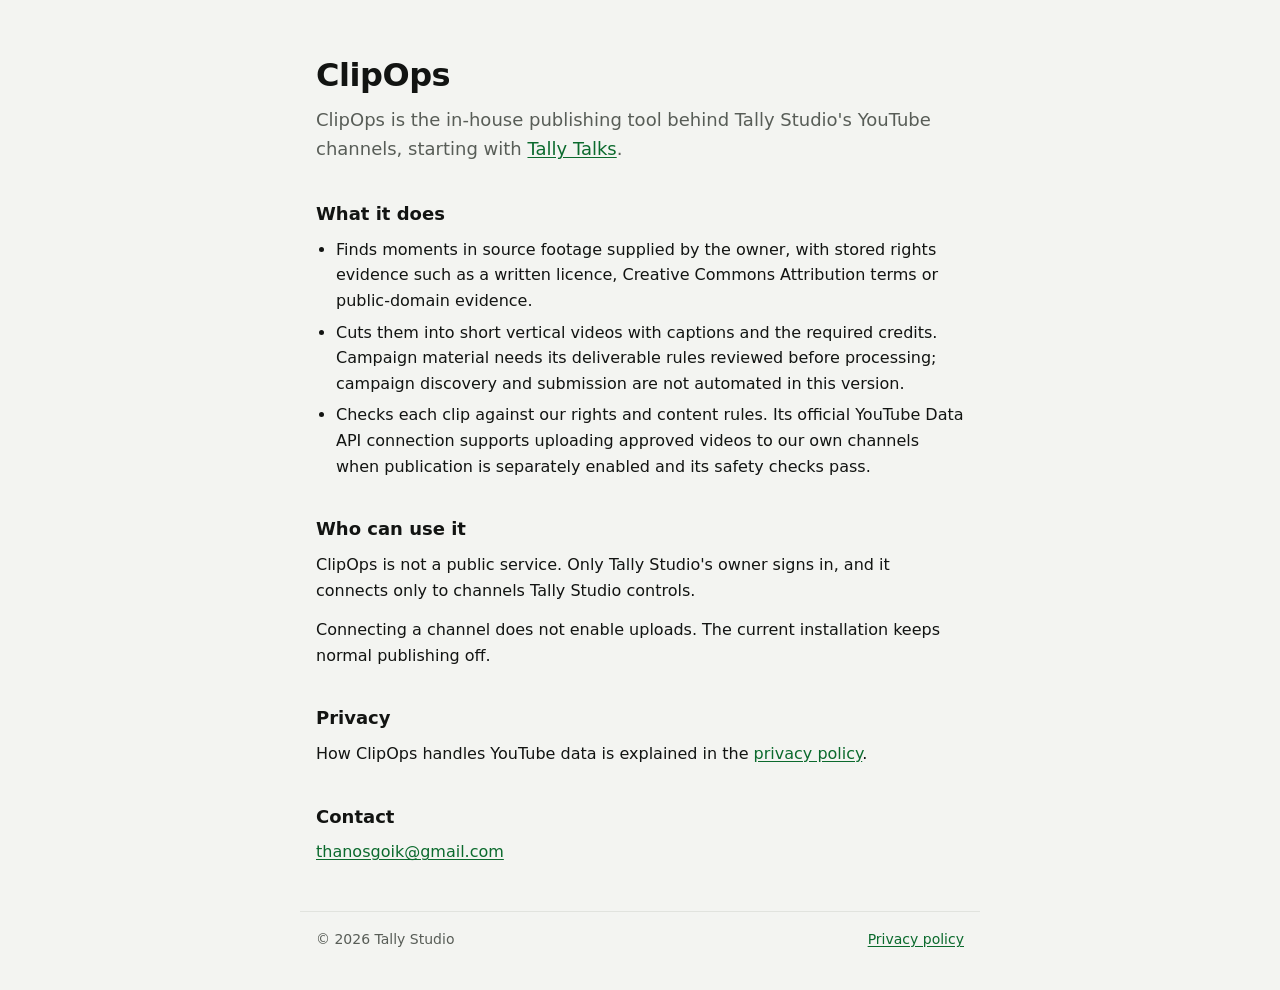
<file: index.html>
<!doctype html>
<html lang="en">
<head>
<meta charset="utf-8">
<meta name="viewport" content="width=device-width, initial-scale=1">
<title>ClipOps · Tally Studio</title>
<meta name="description" content="ClipOps is the private publishing tool behind Tally Studio's YouTube channels.">
<link rel="stylesheet" href="site.css">
</head>
<body>
<main>
  <h1>ClipOps</h1>
  <p class="lede">ClipOps is the in-house publishing tool behind Tally Studio's YouTube channels, starting with <a href="https://www.youtube.com/@tallytalksclips">Tally Talks</a>.</p>

  <h2>What it does</h2>
  <ul>
    <li>Finds moments in source footage supplied by the owner, with stored rights evidence such as a written licence, Creative Commons Attribution terms or public-domain evidence.</li>
    <li>Cuts them into short vertical videos with captions and the required credits. Campaign material needs its deliverable rules reviewed before processing; campaign discovery and submission are not automated in this version.</li>
    <li>Checks each clip against our rights and content rules. Its official YouTube Data API connection supports uploading approved videos to our own channels when publication is separately enabled and its safety checks pass.</li>
  </ul>

  <h2>Who can use it</h2>
  <p>ClipOps is not a public service. Only Tally Studio's owner signs in, and it connects only to channels Tally Studio controls.</p>
  <p>Connecting a channel does not enable uploads. The current installation keeps normal publishing off.</p>

  <h2>Privacy</h2>
  <p>How ClipOps handles YouTube data is explained in the <a href="privacy.html">privacy policy</a>.</p>

  <h2>Contact</h2>
  <p><a href="mailto:thanosgoik@gmail.com">thanosgoik@gmail.com</a></p>
</main>
<footer>
  <span>© 2026 Tally Studio</span>
  <a href="privacy.html">Privacy policy</a>
</footer>
</body>
</html>
</file>
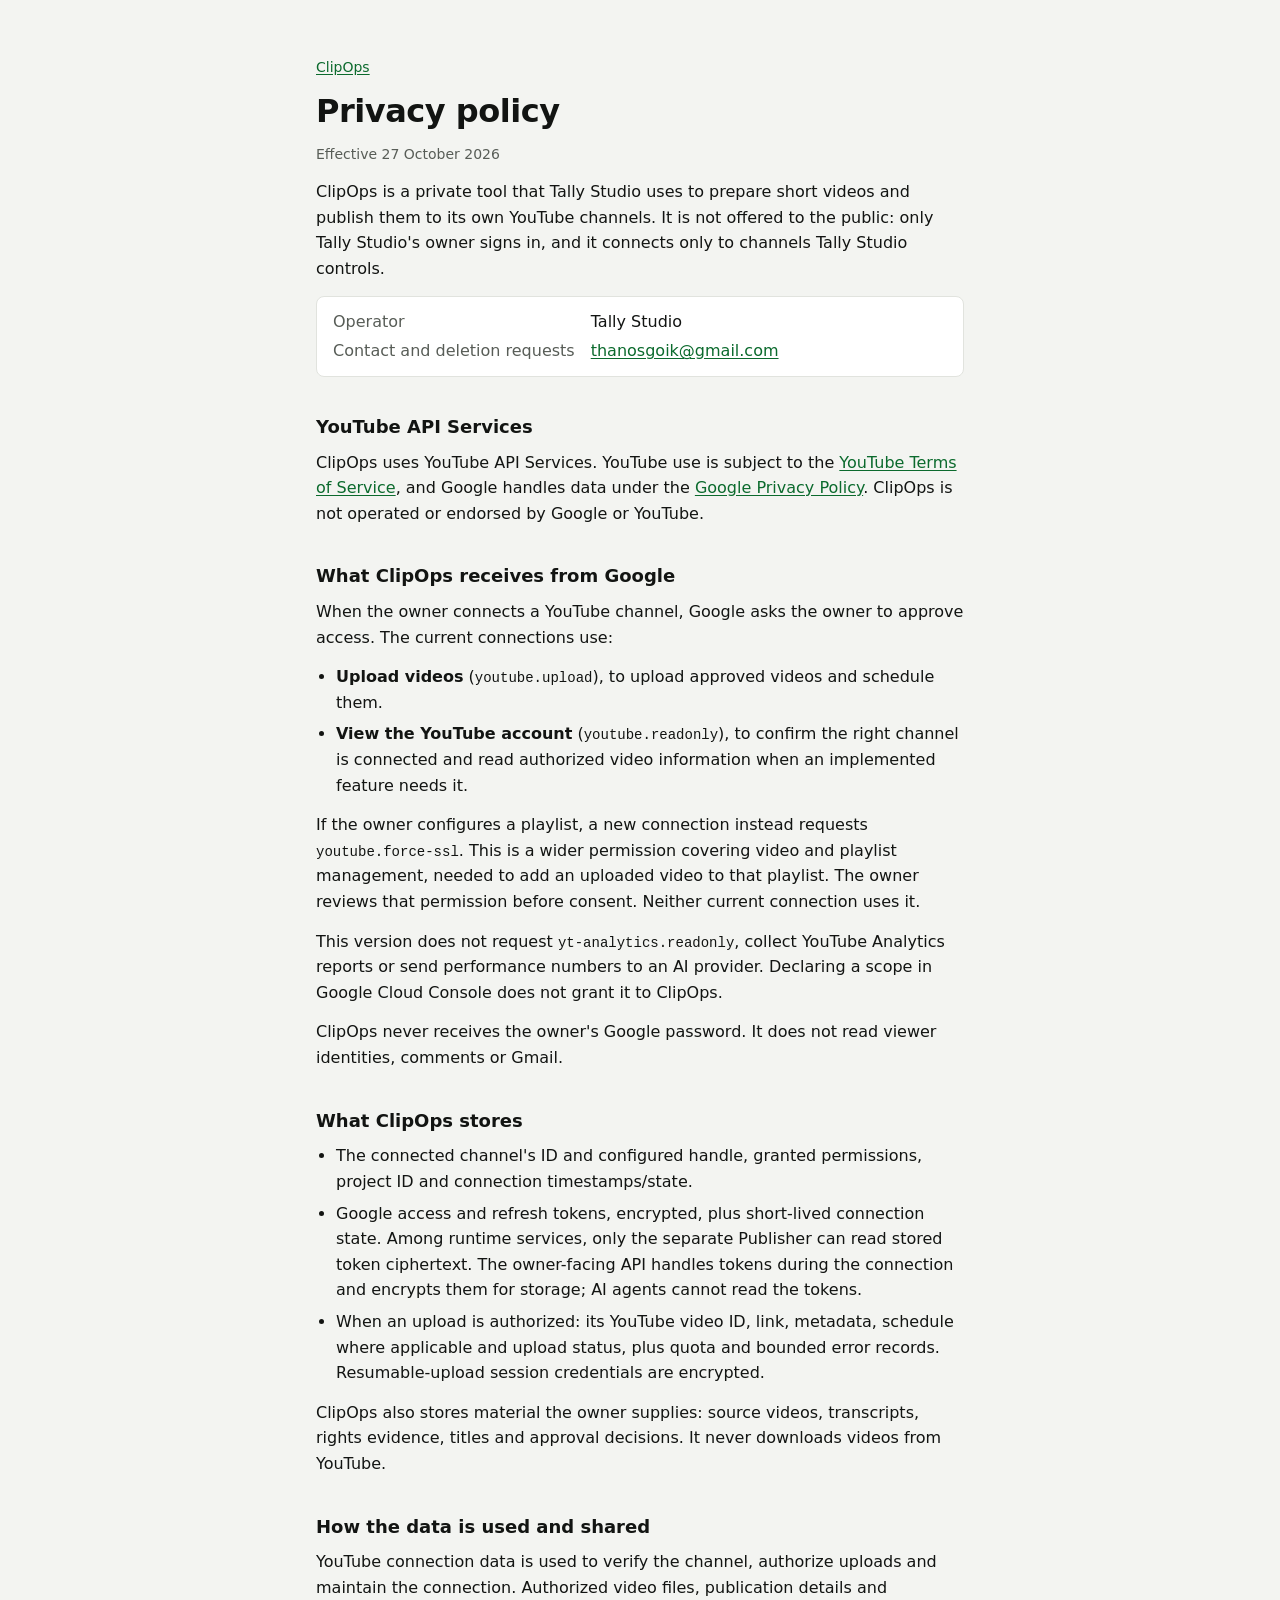
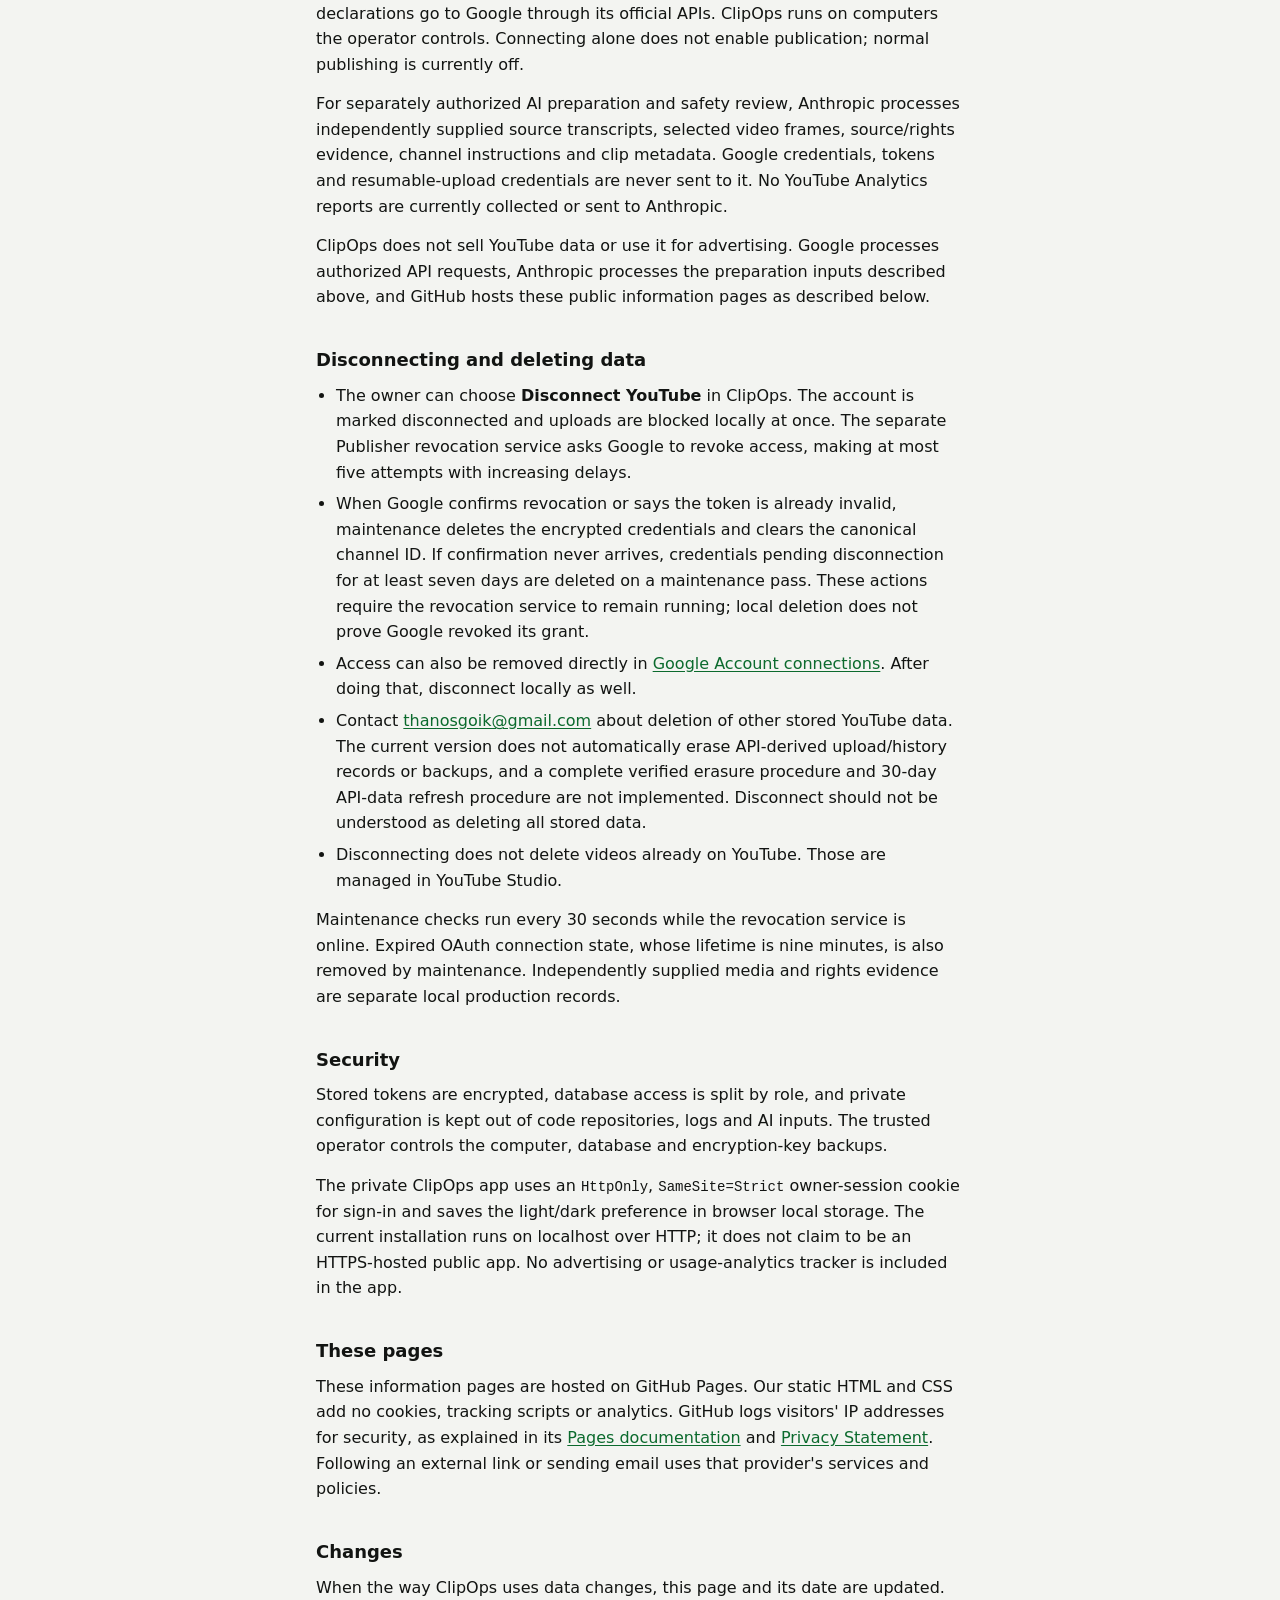
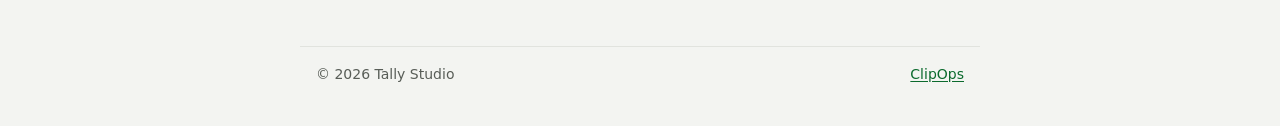
<file: privacy.html>
<!doctype html>
<html lang="en">
<head>
<meta charset="utf-8">
<meta name="viewport" content="width=device-width, initial-scale=1">
<title>Privacy policy · ClipOps</title>
<meta name="description" content="How ClipOps, Tally Studio's private publishing tool, handles YouTube data.">
<link rel="stylesheet" href="site.css">
</head>
<body>
<main>
  <p class="back"><a href="./">ClipOps</a></p>
  <h1>Privacy policy</h1>
  <p class="meta">Effective 27 October 2026</p>

  <p>ClipOps is a private tool that Tally Studio uses to prepare short videos and publish them to its own YouTube channels. It is not offered to the public: only Tally Studio's owner signs in, and it connects only to channels Tally Studio controls.</p>
  <dl>
    <dt>Operator</dt><dd>Tally Studio</dd>
    <dt>Contact and deletion requests</dt><dd><a href="mailto:thanosgoik@gmail.com">thanosgoik@gmail.com</a></dd>
  </dl>

  <h2>YouTube API Services</h2>
  <p>ClipOps uses YouTube API Services. YouTube use is subject to the <a href="https://www.youtube.com/t/terms">YouTube Terms of Service</a>, and Google handles data under the <a href="https://policies.google.com/privacy">Google Privacy Policy</a>. ClipOps is not operated or endorsed by Google or YouTube.</p>

  <h2>What ClipOps receives from Google</h2>
  <p>When the owner connects a YouTube channel, Google asks the owner to approve access. The current connections use:</p>
  <ul>
    <li><strong>Upload videos</strong> (<code>youtube.upload</code>), to upload approved videos and schedule them.</li>
    <li><strong>View the YouTube account</strong> (<code>youtube.readonly</code>), to confirm the right channel is connected and read authorized video information when an implemented feature needs it.</li>
  </ul>
  <p>If the owner configures a playlist, a new connection instead requests <code>youtube.force-ssl</code>. This is a wider permission covering video and playlist management, needed to add an uploaded video to that playlist. The owner reviews that permission before consent. Neither current connection uses it.</p>
  <p>This version does not request <code>yt-analytics.readonly</code>, collect YouTube Analytics reports or send performance numbers to an AI provider. Declaring a scope in Google Cloud Console does not grant it to ClipOps.</p>
  <p>ClipOps never receives the owner's Google password. It does not read viewer identities, comments or Gmail.</p>

  <h2>What ClipOps stores</h2>
  <ul>
    <li>The connected channel's ID and configured handle, granted permissions, project ID and connection timestamps/state.</li>
    <li>Google access and refresh tokens, encrypted, plus short-lived connection state. Among runtime services, only the separate Publisher can read stored token ciphertext. The owner-facing API handles tokens during the connection and encrypts them for storage; AI agents cannot read the tokens.</li>
    <li>When an upload is authorized: its YouTube video ID, link, metadata, schedule where applicable and upload status, plus quota and bounded error records. Resumable-upload session credentials are encrypted.</li>
  </ul>
  <p>ClipOps also stores material the owner supplies: source videos, transcripts, rights evidence, titles and approval decisions. It never downloads videos from YouTube.</p>

  <h2>How the data is used and shared</h2>
  <p>YouTube connection data is used to verify the channel, authorize uploads and maintain the connection. Authorized video files, publication details and declarations go to Google through its official APIs. ClipOps runs on computers the operator controls. Connecting alone does not enable publication; normal publishing is currently off.</p>
  <p>For separately authorized AI preparation and safety review, Anthropic processes independently supplied source transcripts, selected video frames, source/rights evidence, channel instructions and clip metadata. Google credentials, tokens and resumable-upload credentials are never sent to it. No YouTube Analytics reports are currently collected or sent to Anthropic.</p>
  <p>ClipOps does not sell YouTube data or use it for advertising. Google processes authorized API requests, Anthropic processes the preparation inputs described above, and GitHub hosts these public information pages as described below.</p>

  <h2>Disconnecting and deleting data</h2>
  <ul>
    <li>The owner can choose <strong>Disconnect YouTube</strong> in ClipOps. The account is marked disconnected and uploads are blocked locally at once. The separate Publisher revocation service asks Google to revoke access, making at most five attempts with increasing delays.</li>
    <li>When Google confirms revocation or says the token is already invalid, maintenance deletes the encrypted credentials and clears the canonical channel ID. If confirmation never arrives, credentials pending disconnection for at least seven days are deleted on a maintenance pass. These actions require the revocation service to remain running; local deletion does not prove Google revoked its grant.</li>
    <li>Access can also be removed directly in <a href="https://myaccount.google.com/connections">Google Account connections</a>. After doing that, disconnect locally as well.</li>
    <li>Contact <a href="mailto:thanosgoik@gmail.com">thanosgoik@gmail.com</a> about deletion of other stored YouTube data. The current version does not automatically erase API-derived upload/history records or backups, and a complete verified erasure procedure and 30-day API-data refresh procedure are not implemented. Disconnect should not be understood as deleting all stored data.</li>
    <li>Disconnecting does not delete videos already on YouTube. Those are managed in YouTube Studio.</li>
  </ul>
  <p>Maintenance checks run every 30 seconds while the revocation service is online. Expired OAuth connection state, whose lifetime is nine minutes, is also removed by maintenance. Independently supplied media and rights evidence are separate local production records.</p>

  <h2>Security</h2>
  <p>Stored tokens are encrypted, database access is split by role, and private configuration is kept out of code repositories, logs and AI inputs. The trusted operator controls the computer, database and encryption-key backups.</p>
  <p>The private ClipOps app uses an <code>HttpOnly</code>, <code>SameSite=Strict</code> owner-session cookie for sign-in and saves the light/dark preference in browser local storage. The current installation runs on localhost over HTTP; it does not claim to be an HTTPS-hosted public app. No advertising or usage-analytics tracker is included in the app.</p>

  <h2>These pages</h2>
  <p>These information pages are hosted on GitHub Pages. Our static HTML and CSS add no cookies, tracking scripts or analytics. GitHub logs visitors' IP addresses for security, as explained in its <a href="https://docs.github.com/en/pages/getting-started-with-github-pages/what-is-github-pages#data-collection">Pages documentation</a> and <a href="https://docs.github.com/en/site-policy/privacy-policies/github-general-privacy-statement">Privacy Statement</a>. Following an external link or sending email uses that provider's services and policies.</p>

  <h2>Changes</h2>
  <p>When the way ClipOps uses data changes, this page and its date are updated.</p>
</main>
<footer>
  <span>© 2026 Tally Studio</span>
  <a href="./">ClipOps</a>
</footer>
</body>
</html>
</file>
<file: site.css>
/* System fonts only: these pages make no third-party requests. */
:root {
  --ground: #F3F4F1; --surface: #FFFFFF; --border: #E1E3DE;
  --text: #121412; --muted: #585D57; --link: #0B6A2D;
  color-scheme: light dark;
}
@media (prefers-color-scheme: dark) {
  :root {
    --ground: #0D0E0D; --surface: #151715; --border: #272A27;
    --text: #F1F2EF; --muted: #B0B4AD; --link: #62E192;
  }
}
* { box-sizing: border-box; }
body {
  margin: 0;
  background: var(--ground);
  color: var(--text);
  font: 16px/1.6 system-ui, -apple-system, "Segoe UI", Roboto, sans-serif;
}
main, footer { max-width: 680px; margin: 0 auto; padding: 0 16px; }
main { padding-top: 56px; padding-bottom: 32px; }
h1 { font-size: 32px; line-height: 1.2; letter-spacing: -0.015em; margin: 0 0 12px; }
h2 { font-size: 18px; margin: 36px 0 8px; }
p, ul, dl { margin: 0 0 14px; }
ul { padding-left: 20px; }
li { margin-bottom: 6px; }
.lede { font-size: 18px; color: var(--muted); }
.meta, .back { color: var(--muted); font-size: 14px; }
dl { display: grid; grid-template-columns: max-content 1fr; gap: 4px 16px; padding: 12px 16px; background: var(--surface); border: 1px solid var(--border); border-radius: 8px; }
dt { color: var(--muted); }
dd { margin: 0; }
code { font-size: 14px; }
a { color: var(--link); text-underline-offset: 2px; }
footer { display: flex; gap: 16px; justify-content: space-between; padding-top: 16px; padding-bottom: 40px; border-top: 1px solid var(--border); color: var(--muted); font-size: 14px; }
@media (max-width: 480px) { dl { grid-template-columns: 1fr; } dt { margin-top: 6px; } }
</file>
